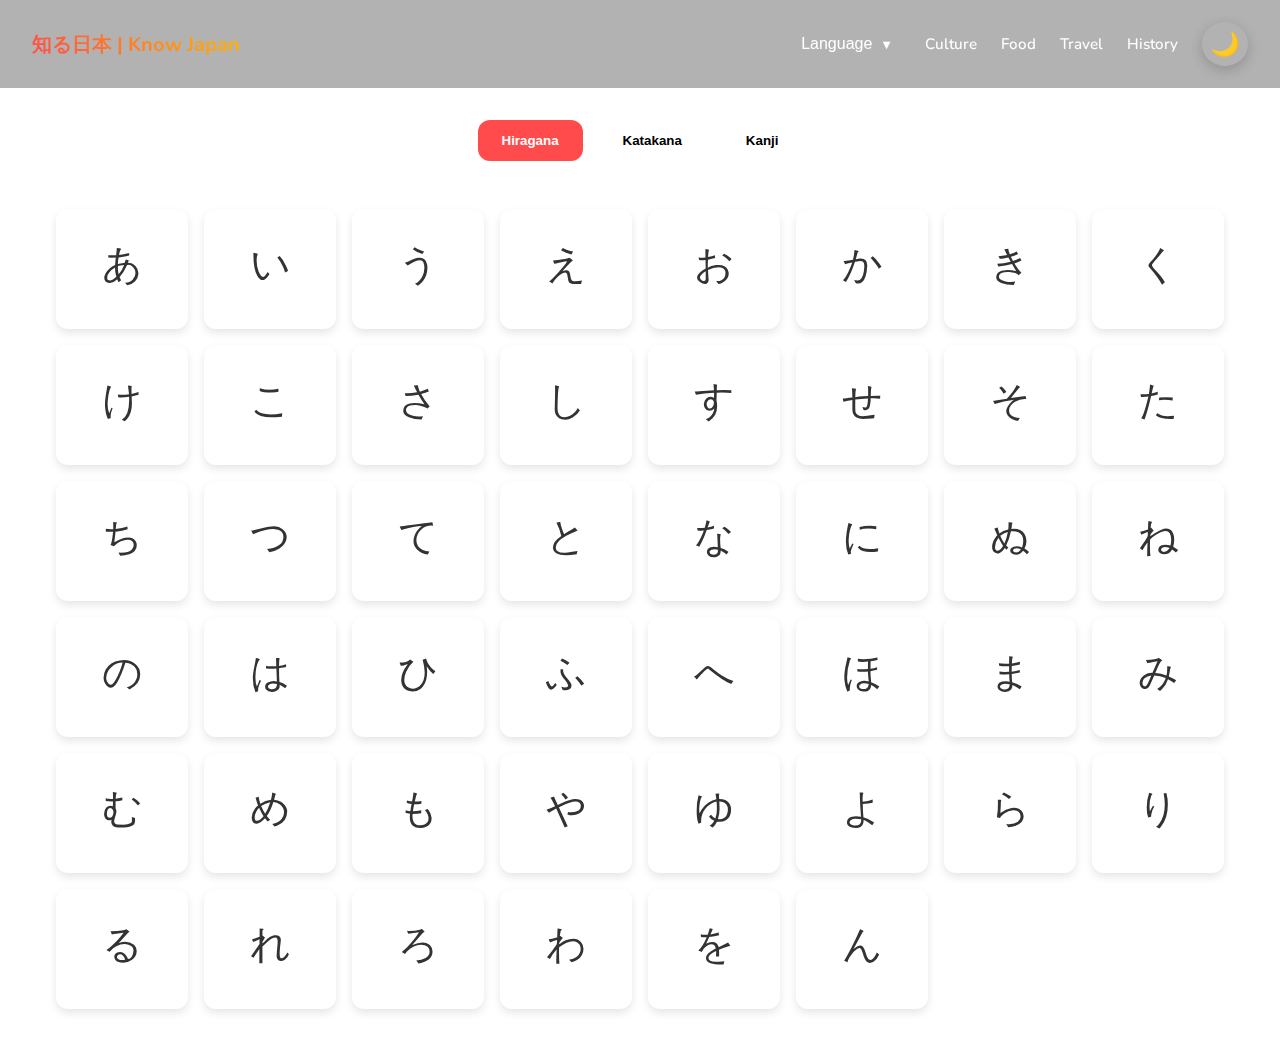
<file: systems.html>
<!DOCTYPE html>
<html lang="en">
<head>
        <script src="js/theme.js" defer></script>
    <script src="js/writing-systems.js" defer></script>
    <meta charset="UTF-8">
    <meta name="viewport" content="width=device-width, initial-scale=1.0">
    <title>Japanese Writing Systems | Know Japan</title>
    <link rel="stylesheet" href="https://fonts.googleapis.com/css2?family=Nunito:wght@400;600;700&display=swap">
    <link rel="stylesheet" href="assets/styles/main.css">
    <link rel="stylesheet" href="assets/styles/writing-systems.css">
</head>
<body>

    <nav class="main-nav">
        <div class="logo">知る日本 | Know Japan</div>
        <div class="nav-links">
            <div class="dropdown">
                <button class="dropdown-toggle">Language <span class="arrow">▼</span></button>
                <div class="dropdown-menu">
                    <a href="systems.html">Hiragana</a>
                    <a href="systems.html">Katakana</a>
                    <a href="systems.html">Kanji</a>
                </div>
            </div>
            <a href="culture.html">Culture</a>
            <a href="food.html">Food</a>
            <a href="travel.html">Travel</a>
            <a href="history.html">History</a>
            <button class="theme-toggle">🌙</button>
        </div>
        <button class="mobile-menu-toggle">☰</button>
    </nav>

    <main class="writing-systems">
        <div class="tabs">
            <button class="tab-btn active" data-tab="hiragana">Hiragana</button>
            <button class="tab-btn" data-tab="katakana">Katakana</button>
            <button class="tab-btn" data-tab="kanji">Kanji</button>
        </div>

        <section id="hiragana" class="character-grid active">
            <div class="grid-container">
                <!-- Cards will be dynamically inserted here -->
            </div>
        </section>

        <section id="katakana" class="character-grid">
            <div class="grid-container">
                <!-- Cards will be dynamically inserted here -->
            </div>
        </section>

        <section id="kanji" class="character-grid">
            <div class="grid-container">
                <!-- Cards will be dynamically inserted here -->
            </div>
        </section>
    </main>
</body>
</html>
</file>
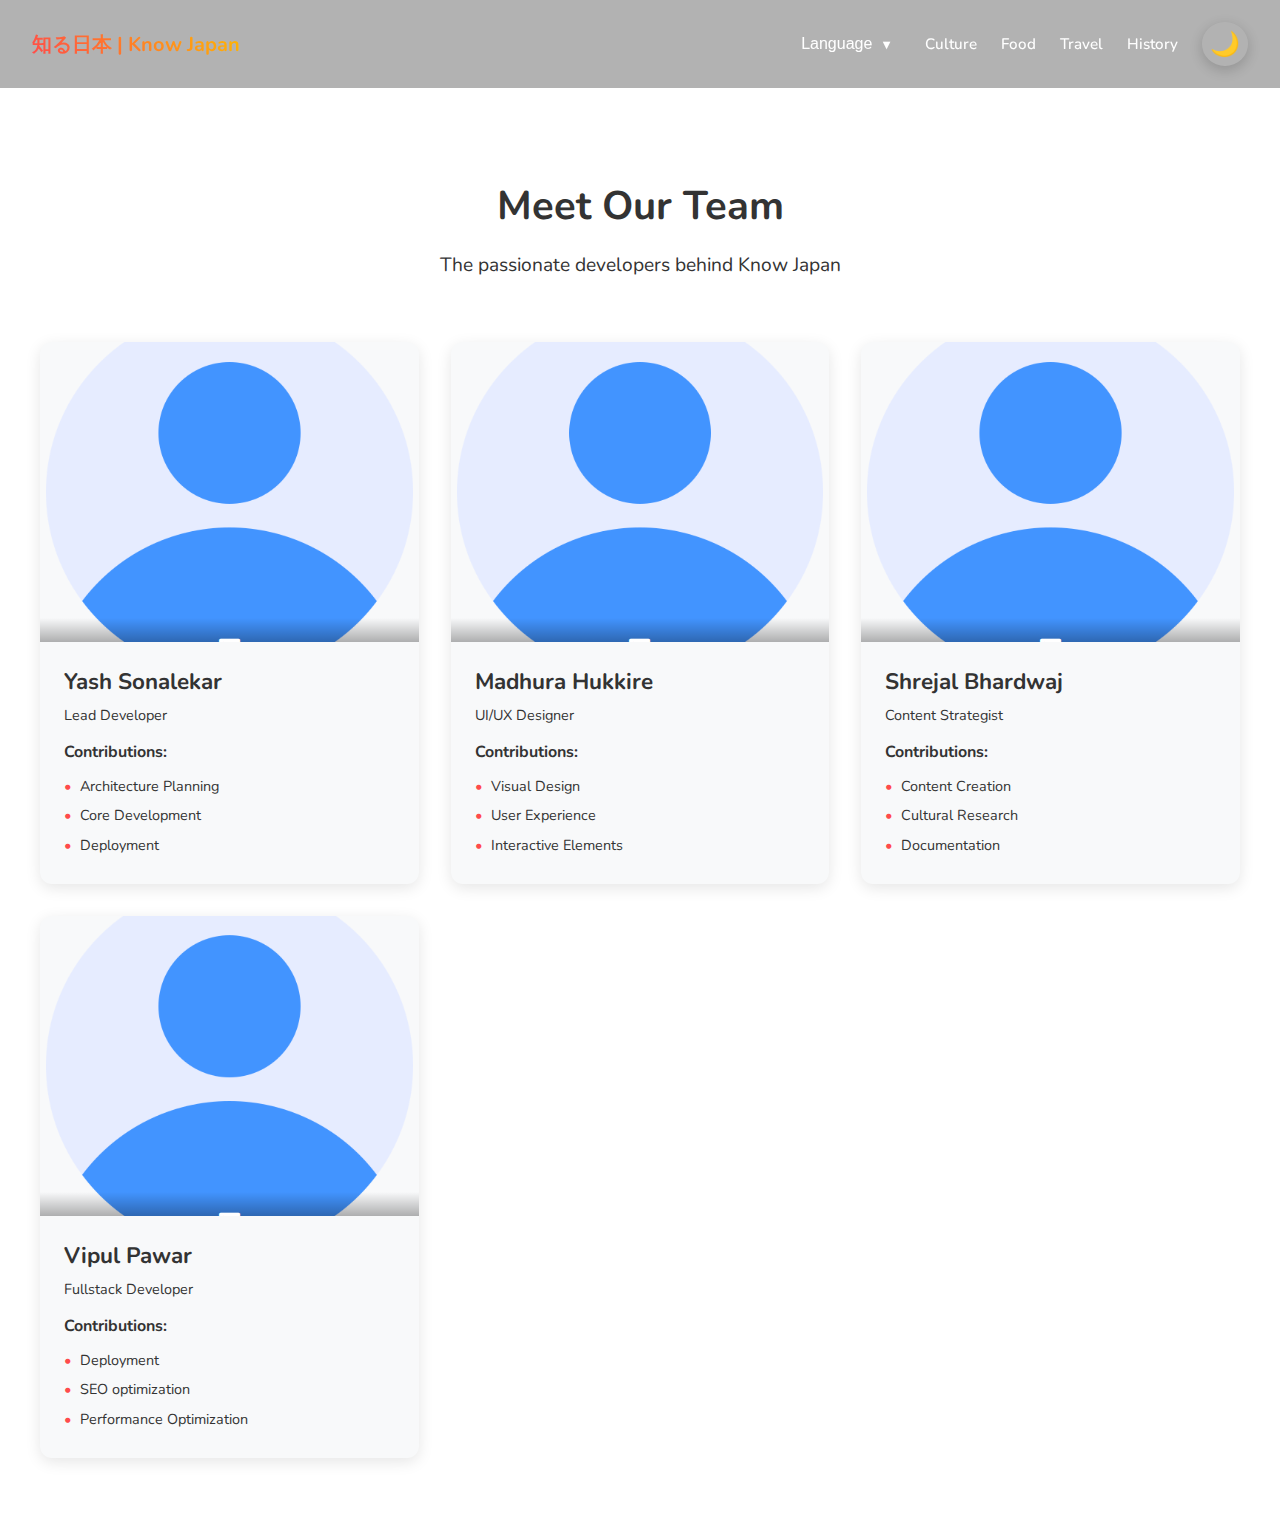
<file: team.html>
<!DOCTYPE html>
<html lang="en">
<head>
    <meta charset="UTF-8">
    <meta name="viewport" content="width=device-width, initial-scale=1.0">
    <title>Our Team | Know Japan</title>
    <link rel="stylesheet" href="https://fonts.googleapis.com/css2?family=Nunito:wght@400;600;700&display=swap">
    <link rel="stylesheet" href="https://cdnjs.cloudflare.com/ajax/libs/font-awesome/6.0.0/css/all.min.css">
    <link rel="stylesheet" href="assets/styles/main.css">
    <link rel="stylesheet" href="assets/styles/team.css">
    <script src="js/theme.js" defer></script>
</head>
<body>

    <nav class="main-nav">
        <div class="logo">知る日本 | Know Japan</div>
        <div class="nav-links">
            <div class="dropdown">
                <button class="dropdown-toggle">Language <span class="arrow">▼</span></button>
                <div class="dropdown-menu">
                    <a href="systems.html">Hiragana</a>
                    <a href="systems.html">Katakana</a>
                    <a href="systems.html">Kanji</a>
                </div>
            </div>
            <a href="culture.html">Culture</a>
            <a href="food.html">Food</a>
            <a href="travel.html">Travel</a>
            <a href="history.html">History</a>
            <button class="theme-toggle">🌙</button>
        </div>
        <button class="mobile-menu-toggle">☰</button>
    </nav>
    
    <main class="team-page">
        <header class="team-header">
            <h1>Meet Our Team</h1>
            <p>The passionate developers behind Know Japan</p>
        </header>

        <section class="team-grid">
            <div class="team-card">
                <div class="member-image">
                    <img src="assets/team/user.png" alt="Yash Sonalekar">
                    <div class="social-overlay">
                        <a href="https://chic-blancmange-816a75.netlify.app/" target="_blank" class="linkedin-link">
                            <i class="fab fa-linkedin"></i>
                        </a>
                    </div>
                </div>
                <div class="member-info">
                    <h3>Yash Sonalekar</h3>
                    <p class="role">Lead Developer</p>
                    <div class="contributions">
                        <h4>Contributions:</h4>
                        <ul>
                            <li>Architecture Planning</li>
                            <li>Core Development</li>
                            <li>Deployment</li>
                        </ul>
                    </div>
                </div>
            </div>

            <div class="team-card">
                <div class="member-image">
                    <img src="assets/team/user.png" alt="Madhura Hukkire">
                    <div class="social-overlay">
                        <a href="https://www.linkedin.com/in/madhura-hukkire-789778346/" target="_blank" class="linkedin-link">
                            <i class="fab fa-linkedin"></i>
                        </a>
                    </div>
                </div>
                <div class="member-info">
                    <h3>Madhura Hukkire</h3>
                    <p class="role">UI/UX Designer</p>
                    <div class="contributions">
                        <h4>Contributions:</h4>
                        <ul>
                            <li>Visual Design</li>
                            <li>User Experience</li>
                            <li>Interactive Elements</li>
                        </ul>
                    </div>
                </div>
            </div>

            <div class="team-card">
                <div class="member-image">
                    <img src="assets/team/user.png" alt="Shrejal Bhardwaj">
                    <div class="social-overlay">
                        <a href="https://linkedin.com/in/mariagarcia" target="_blank" class="linkedin-link">
                            <i class="fab fa-linkedin"></i>
                        </a>
                    </div>
                </div>
                <div class="member-info">
                    <h3>Shrejal Bhardwaj</h3>
                    <p class="role">Content Strategist</p>
                    <div class="contributions">
                        <h4>Contributions:</h4>
                        <ul>
                            <li>Content Creation</li>
                            <li>Cultural Research</li>
                            <li>Documentation</li>
                        </ul>
                    </div>
                </div>
            </div>

            <div class="team-card">
                <div class="member-image">
                    <img src="assets/team/user.png" alt="Vipul Pawar">
                    <div class="social-overlay">
                        <a href="https://www.linkedin.com/in/vipul-pawar-003643311/" target="_blank" class="linkedin-link">
                            <i class="fab fa-linkedin"></i>
                        </a>
                    </div>
                </div>
                <div class="member-info">
                    <h3>Vipul Pawar</h3>
                    <p class="role">Fullstack Developer</p>
                    <div class="contributions">
                        <h4>Contributions:</h4>
                        <ul>
                            <li>Deployment</li>
                            <li>SEO optimization</li>
                            <li>Performance Optimization</li>
                        </ul>
                    </div>
                </div>
            </div>
        </section>
    </main>
</body>
</html>
</file>
<file: assets/styles/main.css>
:root {
    --primary-color: #FF4B4B;
    --secondary-color: #4A90E2;
    --accent-color: #FFB800;
    --text-color: #333333;
    --background-color: #FFFFFF;
    --card-background: #F8F9FA;
    --shadow: 0 4px 6px rgba(0, 0, 0, 0.1);
    --border-radius: 12px;
    --transition: all 0.3s ease;
}

/* Modern Navigation Styles */
.main-nav {
    display: flex;
    justify-content: space-between;
    align-items: center;
    padding: 1rem 2rem;
    background: rgba(0, 0, 0, 0.8);
    backdrop-filter: blur(10px);
    position: sticky;
    top: 0;
    z-index: 1000;
}

.logo {
    font-size: 1.5rem;
    font-weight: 700;
    background: linear-gradient(45deg, var(--primary-color), var(--accent-color));
    -webkit-background-clip: text;
    background-clip: text;
    color: transparent;
    transition: var(--transition);
}

.nav-links {
    display: flex;
    align-items: center;
    gap: 2rem;
}

.nav-links a {
    color: white;
    text-decoration: none;
    font-weight: 500;
    position: relative;
    padding: 0.5rem 0;
}

.nav-links a::after {
    content: '';
    position: absolute;
    bottom: 0;
    left: 0;
    width: 0;
    height: 2px;
    background: var(--accent-color);
    transition: width 0.3s ease;
}

.nav-links a:hover::after {
    width: 100%;
}

/* Dropdown Styles */
.dropdown {
    position: relative;
}

/* Update Modern Navigation Styles */
.main-nav {
    display: flex;
    justify-content: space-between;
    align-items: center;
    padding: 0.5rem 2rem; /* Reduced from 1rem to 0.5rem */
    background: rgba(0, 0, 0, 0.8);
    backdrop-filter: blur(10px);
    position: sticky;
    top: 0;
    z-index: 1000;
    height: 3.5rem; /* Added fixed height */
}

.logo {
    font-size: 1.25rem; /* Reduced from 1.5rem */
    font-weight: 700;
    background: linear-gradient(45deg, var(--primary-color), var(--accent-color));
    -webkit-background-clip: text;
    background-clip: text;
    color: transparent;
    transition: var(--transition);
}

.nav-links {
    display: flex;
    align-items: center;
    gap: 1.5rem; /* Reduced from 2rem */
}

.nav-links a {
    color: white;
    text-decoration: none;
    font-weight: 500;
    position: relative;
    padding: 0.25rem 0; /* Reduced from 0.5rem */
    font-size: 0.95rem; /* Added smaller font size */
}

.dropdown-toggle {
    padding: 0.25rem 0.5rem; /* Reduced padding */
    font-size: 0.95rem; /* Match nav links size */
}

/* Update dropdown positioning for slimmer nav */
.dropdown-menu {
    top: calc(100% + 0.5rem); /* Adjust dropdown position */
    /* ... rest of dropdown-menu styles remain the same ... */
}

.dropdown-toggle {
    background: transparent;
    border: none;
    color: white;
    font-size: 1rem;
    font-weight: 500;
    cursor: pointer;
    display: flex;
    align-items: center;
    gap: 0.5rem;
    padding: 0.5rem;
}

.dropdown-toggle .arrow {
    font-size: 0.8rem;
    transition: transform 0.3s ease;
}

.dropdown:hover .arrow {
    transform: rotate(180deg);
}

.dropdown-menu {
    position: absolute;
    top: 100%;
    left: 0;
    background: rgba(0, 0, 0, 0.9);
    backdrop-filter: blur(10px);
    min-width: 180px;
    border-radius: 8px;
    padding: 0.5rem;
    opacity: 0;
    visibility: hidden;
    transform: translateY(10px);
    transition: all 0.3s ease;
    box-shadow: 0 4px 15px rgba(0, 0, 0, 0.2);
}

.dropdown:hover .dropdown-menu {
    opacity: 1;
    visibility: visible;
    transform: translateY(0);
}

.dropdown-menu a {
    display: block;
    padding: 0.8rem 1rem;
    color: white;
    text-decoration: none;
    transition: background 0.3s ease;
    border-radius: 4px;
}

.dropdown-menu a:hover {
    background: rgba(255, 255, 255, 0.1);
}

/* Mobile Menu Toggle */
.mobile-menu-toggle {
    display: none;
    background: transparent;
    border: none;
    color: white;
    font-size: 1.5rem;
    cursor: pointer;
}

/* Responsive Design */
@media (max-width: 768px) {
    .mobile-menu-toggle {
        display: block;
    }

    .nav-links {
        display: none;
        position: absolute;
        top: 100%;
        left: 0;
        right: 0;
        background: rgba(0, 0, 0, 0.9);
        backdrop-filter: blur(10px);
        flex-direction: column;
        padding: 1rem;
    }

    .nav-links.active {
        display: flex;
    }

    .dropdown-menu {
        position: static;
        background: transparent;
        box-shadow: none;
        padding: 0;
        margin-top: 0.5rem;
    }
}
.cta-button,
.highlight-card button,
.theme-toggle {
    position: relative;
    padding: 0.8em 1.6em;
    border-radius: 50px;
    border: none;
    background: var(--primary-color);
    color: white;
    font-weight: 600;
    font-size: 1rem;
    cursor: pointer;
    overflow: hidden;
    transition: all 0.4s cubic-bezier(0.175, 0.885, 0.32, 1.275);
    box-shadow: 0 4px 15px rgba(0, 0, 0, 0.2);
}

/* Hover Effects */
.cta-button:hover,
.highlight-card button:hover {
    transform: translateY(-3px) scale(1.05);
    box-shadow: 0 8px 25px rgba(0, 0, 0, 0.3);
    background: linear-gradient(45deg, var(--primary-color), var(--accent-color));
}

/* Active State */
.cta-button:active,
.highlight-card button:active {
    transform: translateY(1px) scale(0.98);
    box-shadow: 0 2px 10px rgba(0, 0, 0, 0.2);
}

/* Button Ripple Effect */
.cta-button::before,
.highlight-card button::before {
    content: '';
    position: absolute;
    top: 50%;
    left: 50%;
    width: 0;
    height: 0;
    background: rgba(255, 255, 255, 0.2);
    border-radius: 50%;
    transform: translate(-50%, -50%);
    transition: width 0.6s ease-out, height 0.6s ease-out;
}

.cta-button:hover::before,
.highlight-card button:hover::before {
    width: 300px;
    height: 300px;
}

/* Special Styles for Hero CTA Button */
.hero-content .cta-button {
    font-size: 1.2rem;
    padding: 1em 2em;
    background: linear-gradient(135deg, var(--primary-color), var(--accent-color));
    border: 2px solid transparent;
    animation: pulseAnimation 2s infinite;
}

.hero-content .cta-button:hover {
    border: 2px solid rgba(255, 255, 255, 0.5);
    animation: none;
}

/* Special Styles for Card Buttons */
.highlight-card button {
    background: var(--secondary-color);
    margin-top: 1rem;
    font-size: 0.9rem;
    opacity: 0.9;
}

.highlight-card button:hover {
    opacity: 1;
}

/* Theme Toggle Button Enhancement */
.theme-toggle {
    background: transparent;
    border: 2px solid rgba(255, 255, 255, 0.2);
    padding: 0.5rem;
    font-size: 1.2rem;
}

.theme-toggle:hover {
    border-color: rgba(255, 255, 255, 0.5);
    background: rgba(255, 255, 255, 0.1);
    transform: rotate(360deg);
}

/* Pulse Animation for CTA Button */
@keyframes pulseAnimation {
    0% {
        box-shadow: 0 0 0 0 rgba(255, 75, 75, 0.4);
    }
    70% {
        box-shadow: 0 0 0 15px rgba(255, 75, 75, 0);
    }
    100% {
        box-shadow: 0 0 0 0 rgba(255, 75, 75, 0);
    }
}

/* Accessibility */
@media (prefers-reduced-motion: reduce) {
    .cta-button,
    .highlight-card button,
    .theme-toggle {
        transition: none;
        animation: none;
    }
}

body {
    font-family: 'Nunito', sans-serif;
    margin: 0;
    padding: 0;
    color: var(--text-color);
    background-color: var(--background-color);
}

.hero-section {
    background: linear-gradient(rgba(0, 0, 0, 0.5), rgba(0, 0, 0, 0.5)),
                url('../images/japan-hero.jpg');
    background-size: cover;
    background-position: center;
    min-height: 80vh;
    display: flex;
    flex-direction: column;
    color: white;
}

.main-nav {
    display: flex;
    justify-content: space-between;
    align-items: center;
    padding: 1rem 2rem;
    background: rgba(0, 0, 0, 0.3);
}

.hero-content {
    background-color: #9c312f;
    flex: 1;
    display: flex;
    flex-direction: column;
    justify-content: center;
    align-items: center;
    text-align: center;
    padding: 2rem;
}

.cta-button {
    background: var(--primary-color);
    color: white;
    border: none;
    padding: 1rem 2rem;
    border-radius: var(--border-radius);
    font-size: 1.2rem;
    cursor: pointer;
    transition: var(--transition);
}

.highlights-grid {
    display: grid;
    grid-template-columns: repeat(auto-fit, minmax(280px, 1fr));
    gap: 2rem;
    padding: 2rem;
}

.highlight-card {
    background: var(--card-background);
    padding: 2rem;
    border-radius: var(--border-radius);
    box-shadow: var(--shadow);
    transition: var(--transition);
}

.highlight-card:hover {
    transform: translateY(-5px);
}

.icon {
    font-size: 2rem;
    margin-bottom: 1rem;
}

.quick-start {
    background: var(--secondary-color);
    color: white;
    padding: 4rem 2rem;
    text-align: center;
}

.progress-tracker {
    max-width: 600px;
    margin: 2rem auto;
}

.progress-bar {
    background: rgba(255, 255, 255, 0.2);
    border-radius: 20px;
    height: 10px;
    width: 100%;
    overflow: hidden;
}

.progress {
    background: var(--accent-color);
    height: 100%;
    width: 0%;
    transition: var(--transition);
}

footer {
    background: #333;
    color: white;
    padding: 3rem 2rem;
}

.footer-content {
    display: grid;
    grid-template-columns: repeat(auto-fit, minmax(200px, 1fr));
    gap: 2rem;
    max-width: 1200px;
    margin: 0 auto;
}

.social-links a {
    color: white;
    margin-right: 1rem;
    font-size: 1.5rem;
    text-decoration: none;
}

:root {
    /* Light theme variables */
    --primary-color: #FF4B4B;
    --secondary-color: #4A90E2;
    --accent-color: #FFB800;
    --text-color: #333333;
    --background-color: #FFFFFF;
    --card-background: #F8F9FA;
    --nav-background: rgba(0, 0, 0, 0.3);
    --footer-background: #333;
    --shadow: 0 4px 6px rgba(0, 0, 0, 0.1);
    --border-radius: 12px;
    --transition: all 0.3s ease;
}

[data-theme="dark"] {
    /* Dark theme variables */
    --text-color: #E1E1E1;
    --background-color: #1A1A1A;
    --card-background: #2D2D2D;
    --nav-background: rgba(0, 0, 0, 0.5);
    --footer-background: #2D2D2D;
    --shadow: 0 4px 6px rgba(0, 0, 0, 0.3);
}

/* Update existing styles to use variables */
body {
    background-color: var(--background-color);
    color: var(--text-color);
    transition: var(--transition);
}

.highlight-card {
    background-color: var(--card-background);
    box-shadow: var(--shadow);
}

.main-nav {
    background: var(--nav-background);
}

footer {
    background: var(--footer-background);
}

/* Add styles for theme toggle button */
.theme-toggle {
    background: transparent;
    border: none;
    font-size: 1.5rem;
    cursor: pointer;
    padding: 0.5rem;
    border-radius: 50%;
    transition: var(--transition);
}

.theme-toggle:hover {
    background: rgba(255, 255, 255, 0.1);
}

/* Team Preview Section */
.team-preview {
    text-align: center;
    padding: 4rem 2rem;
    background: var(--card-background);
    margin: 2rem 0;
}

.team-preview h2 {
    font-size: 2rem;
    margin-bottom: 1rem;
    color: var(--text-color);
}

.team-preview p {
    color: var(--text-light);
    margin-bottom: 2rem;
    font-size: 1.1rem;
}

.team-button {
    display: inline-flex;
    align-items: center;
    gap: 0.5rem;
    padding: 1rem 2rem;
    background: var(--primary-color);
    color: white;
    text-decoration: none;
    border-radius: 8px;
    font-weight: 600;
    transition: transform 0.3s ease, box-shadow 0.3s ease;
}

.team-button:hover {
    transform: translateY(-2px);
    box-shadow: 0 4px 15px rgba(0, 0, 0, 0.2);
}

.team-button i {
    transition: transform 0.3s ease;
}

.team-button:hover i {
    transform: translateX(5px);
}

@media (max-width: 768px) {
    .team-preview {
        padding: 3rem 1rem;
    }
    
    .team-preview h2 {
        font-size: 1.75rem;
    }
}
</file>
<file: assets/styles/writing-systems.css>
:root {
    --card-size: 120px;
    --card-gap: 1rem;
    --card-border-radius: 12px;
    --flip-duration: 0.6s;
    --card-background: #FFFFFF;
    --card-back-bg: #f0f0f0;
    --text-color: #333333;
    --shadow: 0 4px 8px rgba(0,0,0,0.1);
}

.writing-systems {
    padding: 2rem;
    max-width: 1200px;
    margin: 0 auto;
}

.tabs {
    display: flex;
    justify-content: center;
    gap: 1rem;
    margin-bottom: 2rem;
}

/* ...rest of your existing CSS... */


.tab-btn {
    padding: 0.8rem 1.5rem;
    border: none;
    border-radius: var(--border-radius);
    background: var(--card-background);
    cursor: pointer;
    font-weight: 600;
    transition: all 0.3s ease;
}

.tab-btn.active {
    background: var(--primary-color);
    color: white;
}

.character-grid {
    display: none;
}

.character-grid.active {
    display: block;
}

.grid-container {
    display: grid;
    grid-template-columns: repeat(auto-fill, minmax(var(--card-size), 1fr));
    gap: var(--card-gap);
    padding: 1rem;
}

.character-card {
    width: 100%;
    height: var(--card-size);
    perspective: 1000px;
    cursor: pointer;
}

.card-inner {
    position: relative;
    width: 100%;
    height: 100%;
    transform-style: preserve-3d;
    transition: transform var(--flip-duration);
}

.character-card:hover .card-inner {
    transform: rotateY(15deg);
}

.character-card.flipped .card-inner {
    transform: rotateY(180deg);
}

.card-front,
.card-back {
    position: absolute;
    width: 100%;
    height: 100%;
    backface-visibility: hidden;
    border-radius: var(--card-border-radius);
    display: flex;
    flex-direction: column;
    justify-content: center;
    align-items: center;
    box-shadow: 0 4px 8px rgba(0,0,0,0.1);
}

.card-front {
    background: var(--card-background);
    font-size: 2.5rem;
}

.card-back {
    background: var(--card-back-bg, #f0f0f0);
    transform: rotateY(180deg);
}

.character {
    font-size: 2.5rem;
    margin-bottom: 0.5rem;
}

.romanji {
    font-size: 1.2rem;
    color: var(--text-color);
}

@media (max-width: 768px) {
    :root {
        --card-size: 100px;
    }

    .grid-container {
        gap: 0.5rem;
    }
}

@media (max-width: 480px) {
    :root {
        --card-size: 80px;
    }

    .character {
        font-size: 2rem;
    }
}
</file>
<file: assets/styles/team.css>
.team-page {
    padding: 4rem 2rem;
    max-width: 1200px;
    margin: 0 auto;
}

.team-header {
    text-align: center;
    margin-bottom: 4rem;
}

.team-header h1 {
    font-size: 2.5rem;
    margin-bottom: 1rem;
    color: var(--text-color);
}

.team-header p {
    color: var(--text-light);
    font-size: 1.2rem;
}

.team-grid {
    display: grid;
    grid-template-columns: repeat(auto-fit, minmax(280px, 1fr));
    gap: 2rem;
}

.team-card {
    background: var(--card-background);
    border-radius: 12px;
    overflow: hidden;
    box-shadow: 0 4px 15px rgba(0, 0, 0, 0.1);
    transition: transform 0.3s ease;
}

.team-card:hover {
    transform: translateY(-5px);
}

.member-image {
    position: relative;
    height: 300px;
    overflow: hidden;
}

.member-image img {
    width: 100%;
    height: 100%;
    object-fit: cover;
    transition: transform 0.3s ease;
}

.team-card:hover .member-image img {
    transform: scale(1.05);
}

.social-overlay {
    position: absolute;
    bottom: -40px;
    left: 0;
    right: 0;
    background: linear-gradient(transparent, rgba(0,0,0,0.8));
    padding: 1rem;
    transition: bottom 0.3s ease;
    text-align: center;
}

.team-card:hover .social-overlay {
    bottom: 0;
}

.linkedin-link {
    color: white;
    font-size: 1.5rem;
    transition: transform 0.3s ease;
}

.linkedin-link:hover {
    transform: scale(1.2);
}

.member-info {
    padding: 1.5rem;
}

.member-info h3 {
    margin: 0;
    font-size: 1.4rem;
    color: var(--text-color);
}

.role {
    color: var(--text-light);
    font-size: 0.9rem;
    margin: 0.5rem 0 1rem;
}

.contributions h4 {
    font-size: 1rem;
    margin: 0 0 0.5rem;
    color: var(--text-color);
}

.contributions ul {
    list-style: none;
    padding: 0;
    margin: 0;
}

.contributions li {
    font-size: 0.9rem;
    color: var(--text-light);
    padding: 0.3rem 0;
}

.contributions li::before {
    content: "•";
    color: var(--primary-color);
    font-weight: bold;
    margin-right: 0.5rem;
}

@media (max-width: 768px) {
    .team-page {
        padding: 2rem 1rem;
    }

    .team-header h1 {
        font-size: 2rem;
    }

    .member-image {
        height: 250px;
    }
}
</file>
